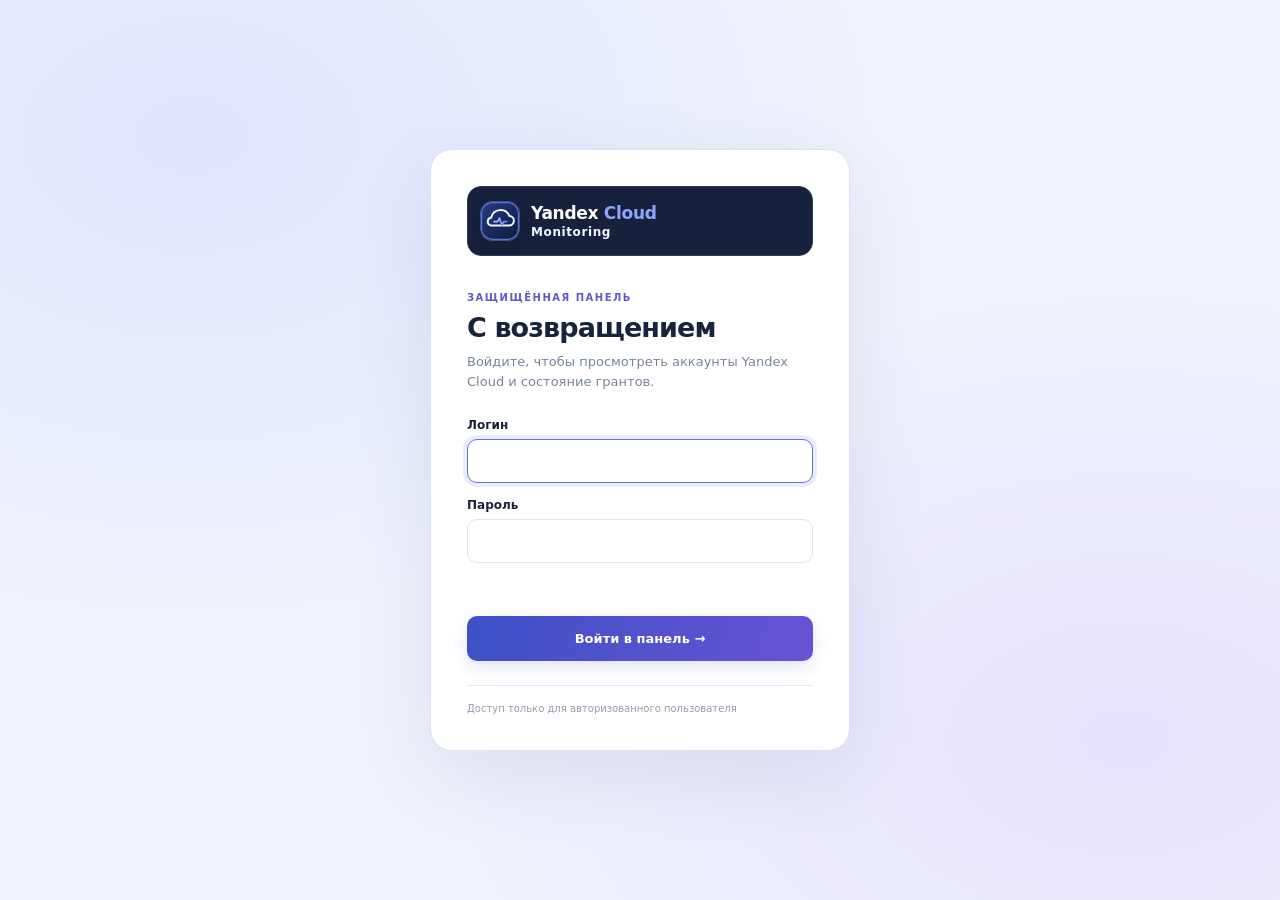
<file: login.html>
<!doctype html>
<html lang="ru">
<head>
  <meta charset="utf-8">
  <meta name="viewport" content="width=device-width, initial-scale=1">
  <meta name="theme-color" content="#f2eee6">
  <title>Вход · Yandex Cloud Monitoring</title>
  <link rel="icon" type="image/svg+xml" href="/favicon.svg?v=brand-indigo-2">
  <style>
    :root{color-scheme:light;--ink:#302c26;--muted:#80796e;--line:#e6ded1;--paper:#f2eee6;--card:#fffdf9;--accent:#806846;--gold:#bb8748}*{box-sizing:border-box}body{margin:0;min-height:100vh;display:grid;place-items:center;padding:24px;background:radial-gradient(ellipse at 15% 15%,#e4dbc9 0,transparent 45%),radial-gradient(ellipse at 88% 82%,#e5dfd1 0,transparent 43%),var(--paper);color:var(--ink);font:15px system-ui,-apple-system,"Segoe UI",sans-serif}.login-card{width:min(420px,100%);background:var(--card);border:1px solid var(--line);border-radius:22px;padding:36px;box-shadow:0 24px 80px #43351e14;animation:arrive .5s cubic-bezier(.2,.8,.2,1) both}.brand{display:flex;align-items:center;gap:11px;margin-bottom:36px;color:#302c26;font-weight:750;font-size:20px;letter-spacing:-.6px}.mark{height:38px;width:38px;display:grid;place-items:center;border-radius:12px;background:#3b3a35;color:#f2d5a5;font-size:14px;box-shadow:0 6px 16px #3b3a3525}.muted{font-weight:450;color:#8d8579}.eyebrow{font-size:10px;letter-spacing:1.5px;color:#96764b;font-weight:750}h1{font-size:27px;line-height:1.15;letter-spacing:-.9px;margin:9px 0}p{color:var(--muted);line-height:1.55;font-size:13px;margin:0 0 26px}form{display:grid;gap:15px}label{display:grid;gap:7px;font-size:12px;font-weight:650}input{width:100%;height:44px;padding:0 12px;border:1px solid var(--line);border-radius:10px;background:#fffefa;color:var(--ink);font:inherit;font-size:14px;transition:border-color .2s,box-shadow .2s}input:focus{outline:0;border-color:#a78a61;box-shadow:0 0 0 4px #bb87481f}.submit{height:45px;margin-top:5px;border:0;border-radius:10px;background:#3b3a35;color:#fff8eb;font:inherit;font-size:13px;font-weight:650;cursor:pointer;transition:transform .18s,background .18s,box-shadow .18s}.submit:hover{transform:translateY(-2px);background:#514b3f;box-shadow:0 9px 20px #3b3a352b}.submit:active{transform:scale(.985)}.error{min-height:18px;color:#9c483d;font-size:12px}.foot{margin-top:24px;padding-top:17px;border-top:1px solid #eee8de;color:#a49a89;font-size:10px}@keyframes arrive{from{opacity:0;transform:translateY(12px) scale(.985)}to{opacity:1;transform:translateY(0) scale(1)}}@media(prefers-reduced-motion:reduce){*,*::before,*::after{animation:none!important;transition:none!important}}
  </style>
  <style>
    :root{--ink:#18243b;--muted:#78849c;--line:#dce4f1;--paper:#eef2fa;--card:#fff;--accent:#4b5de0;--gold:#6654cf}body{background:radial-gradient(ellipse at 15% 15%,#dfe5ff 0,transparent 45%),radial-gradient(ellipse at 88% 82%,#e6e2ff 0,transparent 43%),var(--paper);color:var(--ink)}.login-card{border-color:#dce4f1;box-shadow:0 24px 80px #263e7818}.brand{display:grid;grid-template-columns:40px minmax(0,1fr);align-items:center;column-gap:11px;min-height:70px;margin:0 0 36px;padding:12px;border:1px solid #2c3a62;border-radius:14px;background:#18213c;color:#fff;text-decoration:none}.brand-mark{display:block;grid-row:1;width:40px;height:40px;border:1px solid #40518a;border-radius:12px;object-fit:cover;box-shadow:0 4px 13px #080d2038}.brand-copy{display:grid;gap:2px;min-width:0;line-height:1.15}.brand-title{color:#fff;font:750 17px system-ui,sans-serif;letter-spacing:-.3px;white-space:nowrap}.brand-title strong{color:#8fa4ff;font-weight:800}.brand-subtitle{color:#f4f6ff;font:600 12px system-ui,sans-serif;letter-spacing:.6px}.mark,.muted{display:none}.eyebrow{color:#5f59cd}input{border-color:#dce4f1;background:#fff;color:var(--ink)}input:focus{border-color:#6571e4;box-shadow:0 0 0 4px #5868e51f}.submit{background:linear-gradient(105deg,#3e50c5,#6753d4);color:#fff;box-shadow:0 6px 16px #4b5de02b}.submit:hover{background:linear-gradient(105deg,#3446b6,#5945c9);box-shadow:0 9px 22px #4b5de03b}.error{color:#b65366}.foot{border-color:#e5e9f4;color:#929bb1}
  </style>
</head>
<body><main class="login-card"><div class="brand" aria-label="Yandex Cloud Monitoring"><img class="brand-mark" src="/logo.svg?v=brand-indigo-2" alt=""><span class="brand-copy"><span class="brand-title"><span>Yandex</span> <strong>Cloud</strong></span><span class="brand-subtitle">Monitoring</span></span></div><div class="eyebrow">ЗАЩИЩЁННАЯ ПАНЕЛЬ</div><h1>С возвращением</h1><p>Войдите, чтобы просмотреть аккаунты Yandex Cloud и состояние грантов.</p><form id="login-form"><label>Логин<input name="username" required autocomplete="username" autofocus></label><label>Пароль<input name="password" type="password" required autocomplete="current-password"></label><div class="error" id="login-error" role="alert"></div><button class="submit" id="login-submit" type="submit">Войти в панель <span aria-hidden="true">→</span></button></form><div class="foot">Доступ только для авторизованного пользователя</div></main><script>
const form=document.querySelector('#login-form'),error=document.querySelector('#login-error'),button=document.querySelector('#login-submit');form.addEventListener('submit',async event=>{event.preventDefault();error.textContent='';button.disabled=true;button.textContent='Проверяем доступ…';try{const response=await fetch('/api/login',{method:'POST',headers:{'content-type':'application/json'},body:JSON.stringify({username:form.elements.username.value,password:form.elements.password.value})});const result=await response.json();if(!response.ok)throw new Error(result.error||'Не удалось войти.');const next=new URLSearchParams(location.search).get('next');location.replace(next&&next.startsWith('/')&&!next.startsWith('//')?next:'/accounts');}catch(e){error.textContent=e.message;button.disabled=false;button.innerHTML='Войти в панель <span aria-hidden="true">→</span>';}});
</script></body></html>
</file>
